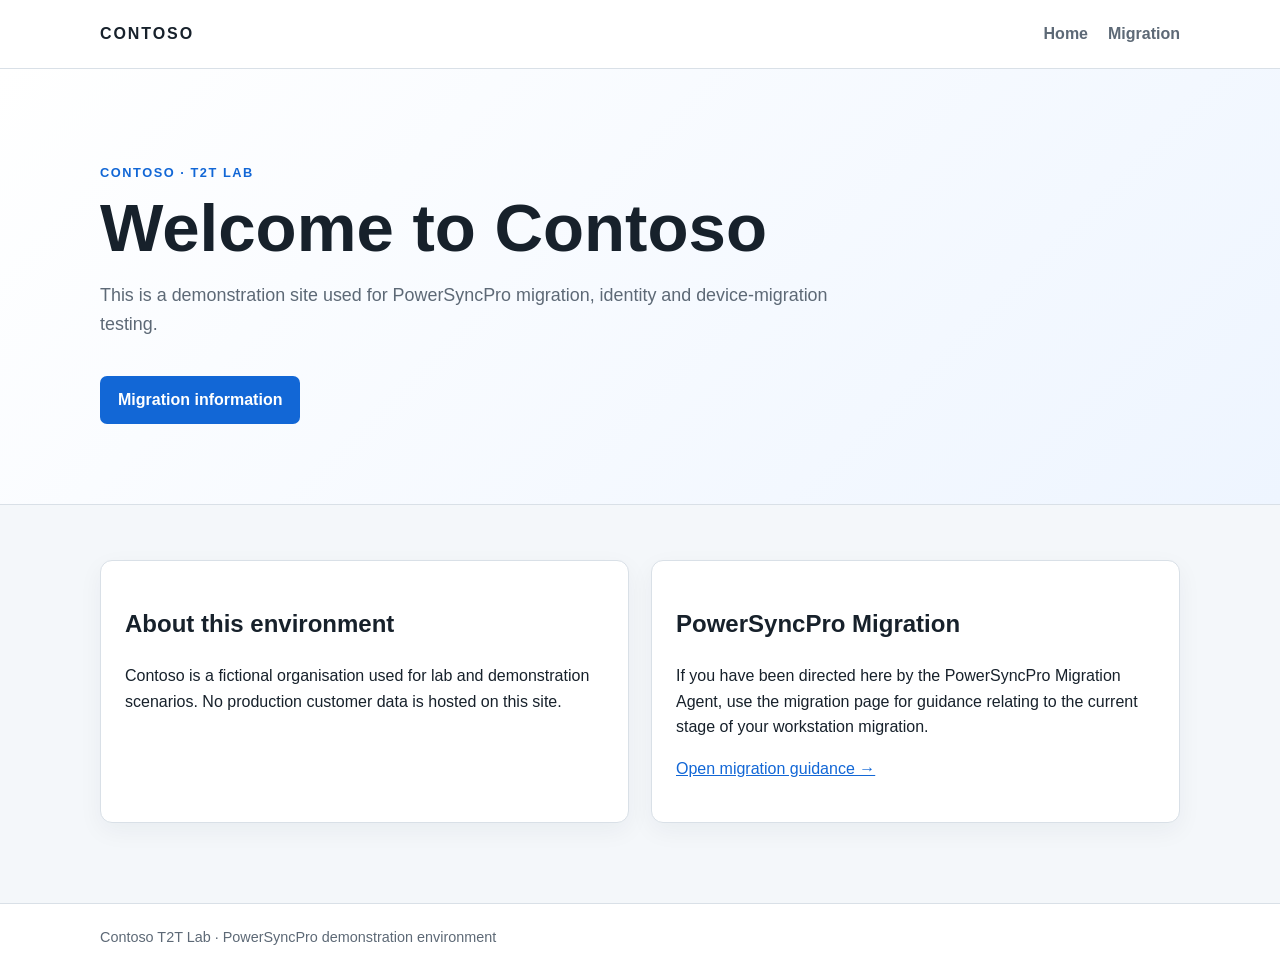
<file: index.html>
<!doctype html>
<html lang="en">
<head>
<meta charset="utf-8">
<meta name="viewport" content="width=device-width,initial-scale=1">
<title>Contoso | T2T Lab</title>
<link rel="stylesheet" href="/styles.css">
</head>
<body>
<header><div class="wrap bar"><a class="brand" href="/">CONTOSO</a><nav><a href="/">Home</a><a href="/migration">Migration</a></nav></div></header>
<main>
<section class="hero"><div class="wrap"><span class="eyebrow">CONTOSO · T2T LAB</span><h1>Welcome to Contoso</h1><p>This is a demonstration site used for PowerSyncPro migration, identity and device-migration testing.</p><a class="button" href="/migration">Migration information</a></div></section>
<section class="wrap cards"><article><h2>About this environment</h2><p>Contoso is a fictional organisation used for lab and demonstration scenarios. No production customer data is hosted on this site.</p></article><article><h2>PowerSyncPro Migration</h2><p>If you have been directed here by the PowerSyncPro Migration Agent, use the migration page for guidance relating to the current stage of your workstation migration.</p><p><a href="/migration">Open migration guidance →</a></p></article></section>
</main>
<footer><div class="wrap">Contoso T2T Lab · PowerSyncPro demonstration environment</div></footer>
</body></html>
</file>
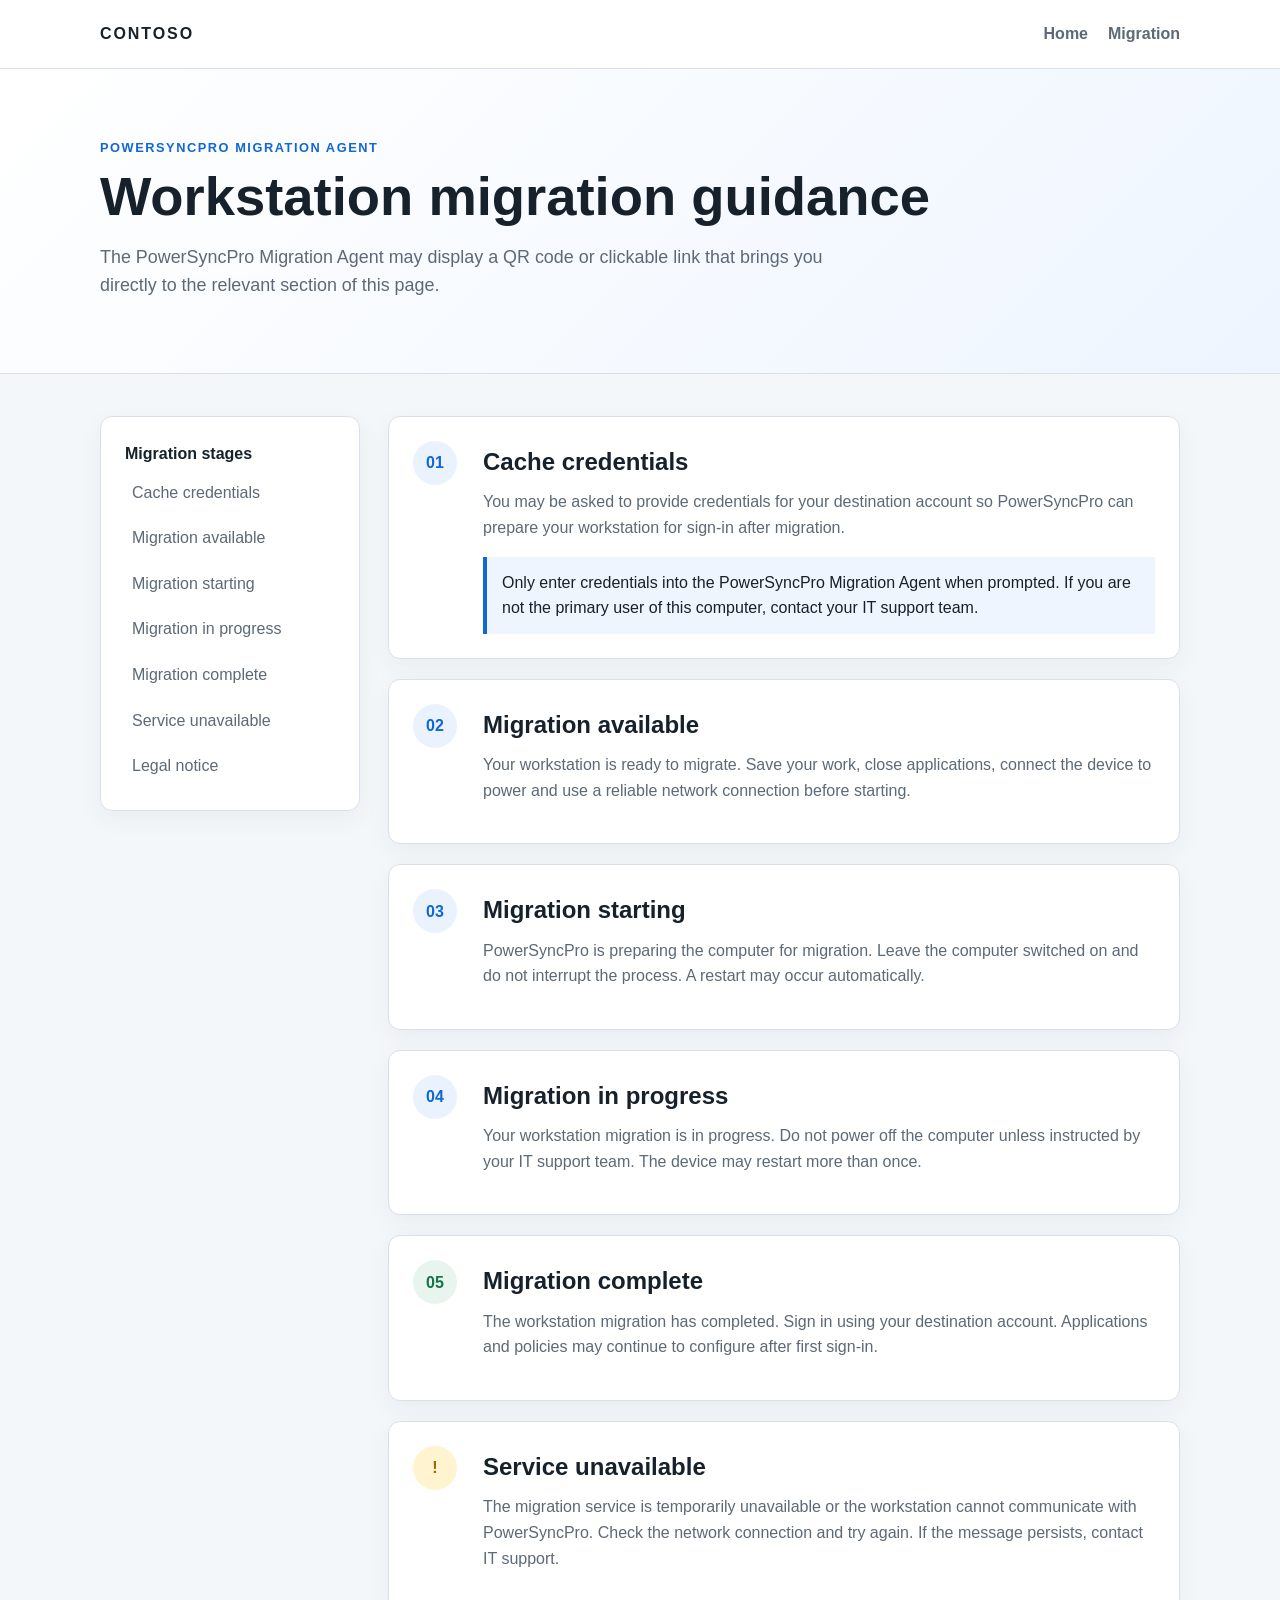
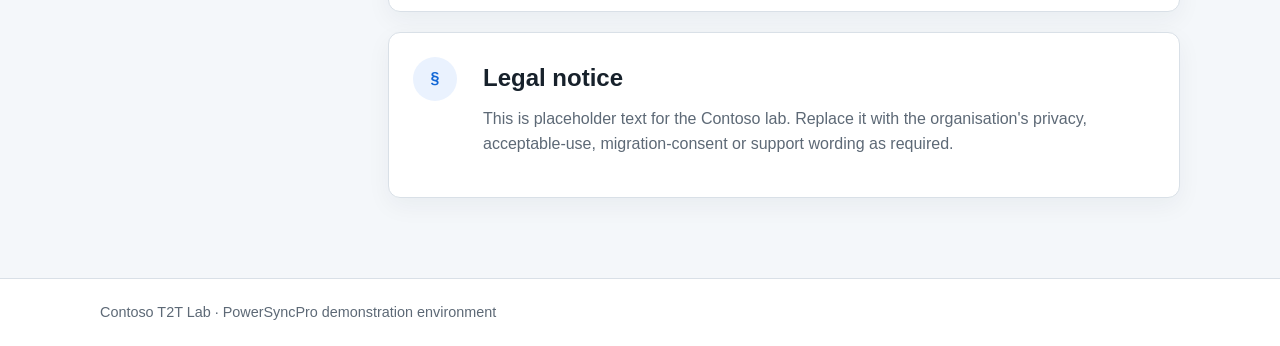
<file: migration/index.html>
<!doctype html>
<html lang="en">
<head>
<meta charset="utf-8">
<meta name="viewport" content="width=device-width,initial-scale=1">
<title>Migration | Contoso</title>
<link rel="stylesheet" href="/styles.css">
</head>
<body>
<header><div class="wrap bar"><a class="brand" href="/">CONTOSO</a><nav><a href="/">Home</a><a href="/migration">Migration</a></nav></div></header>
<main>
<section class="hero compact"><div class="wrap"><span class="eyebrow">POWERSYNCPRO MIGRATION AGENT</span><h1>Workstation migration guidance</h1><p>The PowerSyncPro Migration Agent may display a QR code or clickable link that brings you directly to the relevant section of this page.</p></div></section>
<div class="wrap layout">
<aside class="toc">
<strong>Migration stages</strong>
<a href="#CacheCredentials">Cache credentials</a>
<a href="#MigrationAvailable">Migration available</a>
<a href="#MigrationStarting">Migration starting</a>
<a href="#MigrationInProgress">Migration in progress</a>
<a href="#MigrationComplete">Migration complete</a>
<a href="#ServiceUnavailable">Service unavailable</a>
<a href="#LegalNotice">Legal notice</a>
</aside>
<section class="stages">
<article id="CacheCredentials" class="stage"><b>01</b><div><h2>Cache credentials</h2><p>You may be asked to provide credentials for your destination account so PowerSyncPro can prepare your workstation for sign-in after migration.</p><div class="notice">Only enter credentials into the PowerSyncPro Migration Agent when prompted. If you are not the primary user of this computer, contact your IT support team.</div></div></article>
<article id="MigrationAvailable" class="stage"><b>02</b><div><h2>Migration available</h2><p>Your workstation is ready to migrate. Save your work, close applications, connect the device to power and use a reliable network connection before starting.</p></div></article>
<article id="MigrationStarting" class="stage"><b>03</b><div><h2>Migration starting</h2><p>PowerSyncPro is preparing the computer for migration. Leave the computer switched on and do not interrupt the process. A restart may occur automatically.</p></div></article>
<article id="MigrationInProgress" class="stage"><b>04</b><div><h2>Migration in progress</h2><p>Your workstation migration is in progress. Do not power off the computer unless instructed by your IT support team. The device may restart more than once.</p></div></article>
<article id="MigrationComplete" class="stage success"><b>05</b><div><h2>Migration complete</h2><p>The workstation migration has completed. Sign in using your destination account. Applications and policies may continue to configure after first sign-in.</p></div></article>
<article id="ServiceUnavailable" class="stage warning"><b>!</b><div><h2>Service unavailable</h2><p>The migration service is temporarily unavailable or the workstation cannot communicate with PowerSyncPro. Check the network connection and try again. If the message persists, contact IT support.</p></div></article>
<article id="LegalNotice" class="stage"><b>§</b><div><h2>Legal notice</h2><p>This is placeholder text for the Contoso lab. Replace it with the organisation's privacy, acceptable-use, migration-consent or support wording as required.</p></div></article>
</section>
</div>
</main>
<footer><div class="wrap">Contoso T2T Lab · PowerSyncPro demonstration environment</div></footer>
</body></html>
</file>
<file: styles.css>
*{box-sizing:border-box}html{scroll-behavior:smooth}body{margin:0;font:16px/1.6 "Segoe UI",Arial,sans-serif;color:#17212b;background:#f4f7fa}a{color:#1267d6}.wrap{width:min(calc(100% - 40px),1080px);margin:auto}header{position:sticky;top:0;background:#fff;border-bottom:1px solid #d9e0e7;z-index:10}.bar{min-height:68px;display:flex;align-items:center;justify-content:space-between}.brand{font-weight:800;letter-spacing:.12em;color:#17212b;text-decoration:none}nav{display:flex;gap:20px}nav a{text-decoration:none;color:#5d6976;font-weight:600}.hero{padding:90px 0 80px;background:linear-gradient(135deg,#fff,#eef5ff);border-bottom:1px solid #d9e0e7}.hero.compact{padding:65px 0 55px}.eyebrow{color:#1267d6;font-weight:800;letter-spacing:.12em;font-size:.8rem}h1{font-size:clamp(2.3rem,6vw,4.2rem);line-height:1.05;margin:8px 0 18px}.compact h1{font-size:clamp(2rem,5vw,3.4rem)}.hero p{max-width:760px;color:#5d6976;font-size:1.12rem}.button{display:inline-block;margin-top:20px;padding:11px 18px;background:#1267d6;color:#fff;text-decoration:none;border-radius:7px;font-weight:700}.cards{display:grid;grid-template-columns:1fr 1fr;gap:22px;padding:55px 0 80px}.cards article,.toc,.stage{background:#fff;border:1px solid #d9e0e7;border-radius:12px;padding:24px;box-shadow:0 8px 24px rgba(19,42,68,.05)}.layout{display:grid;grid-template-columns:260px 1fr;gap:28px;padding:42px 0 80px;align-items:start}.toc{position:sticky;top:90px;display:grid;gap:6px}.toc a{text-decoration:none;color:#5d6976;padding:7px}.stages{display:grid;gap:20px}.stage{scroll-margin-top:90px;display:grid;grid-template-columns:52px 1fr;gap:18px}.stage:target{border-color:#1267d6;box-shadow:0 0 0 3px rgba(18,103,214,.12)}.stage>b{width:44px;height:44px;border-radius:50%;display:grid;place-items:center;background:#eaf2fe;color:#1267d6}.stage h2{margin:2px 0 8px}.stage p{color:#5d6976;margin-top:0}.notice{padding:13px 15px;background:#eef5ff;border-left:4px solid #1267d6}.success>b{background:#e8f5ee;color:#157347}.warning>b{background:#fff4cf;color:#9a6700}footer{background:#fff;border-top:1px solid #d9e0e7;padding:22px 0;color:#5d6976;font-size:.9rem}@media(max-width:760px){.cards,.layout{grid-template-columns:1fr}.toc{position:static}.stage{grid-template-columns:1fr}}
</file>
